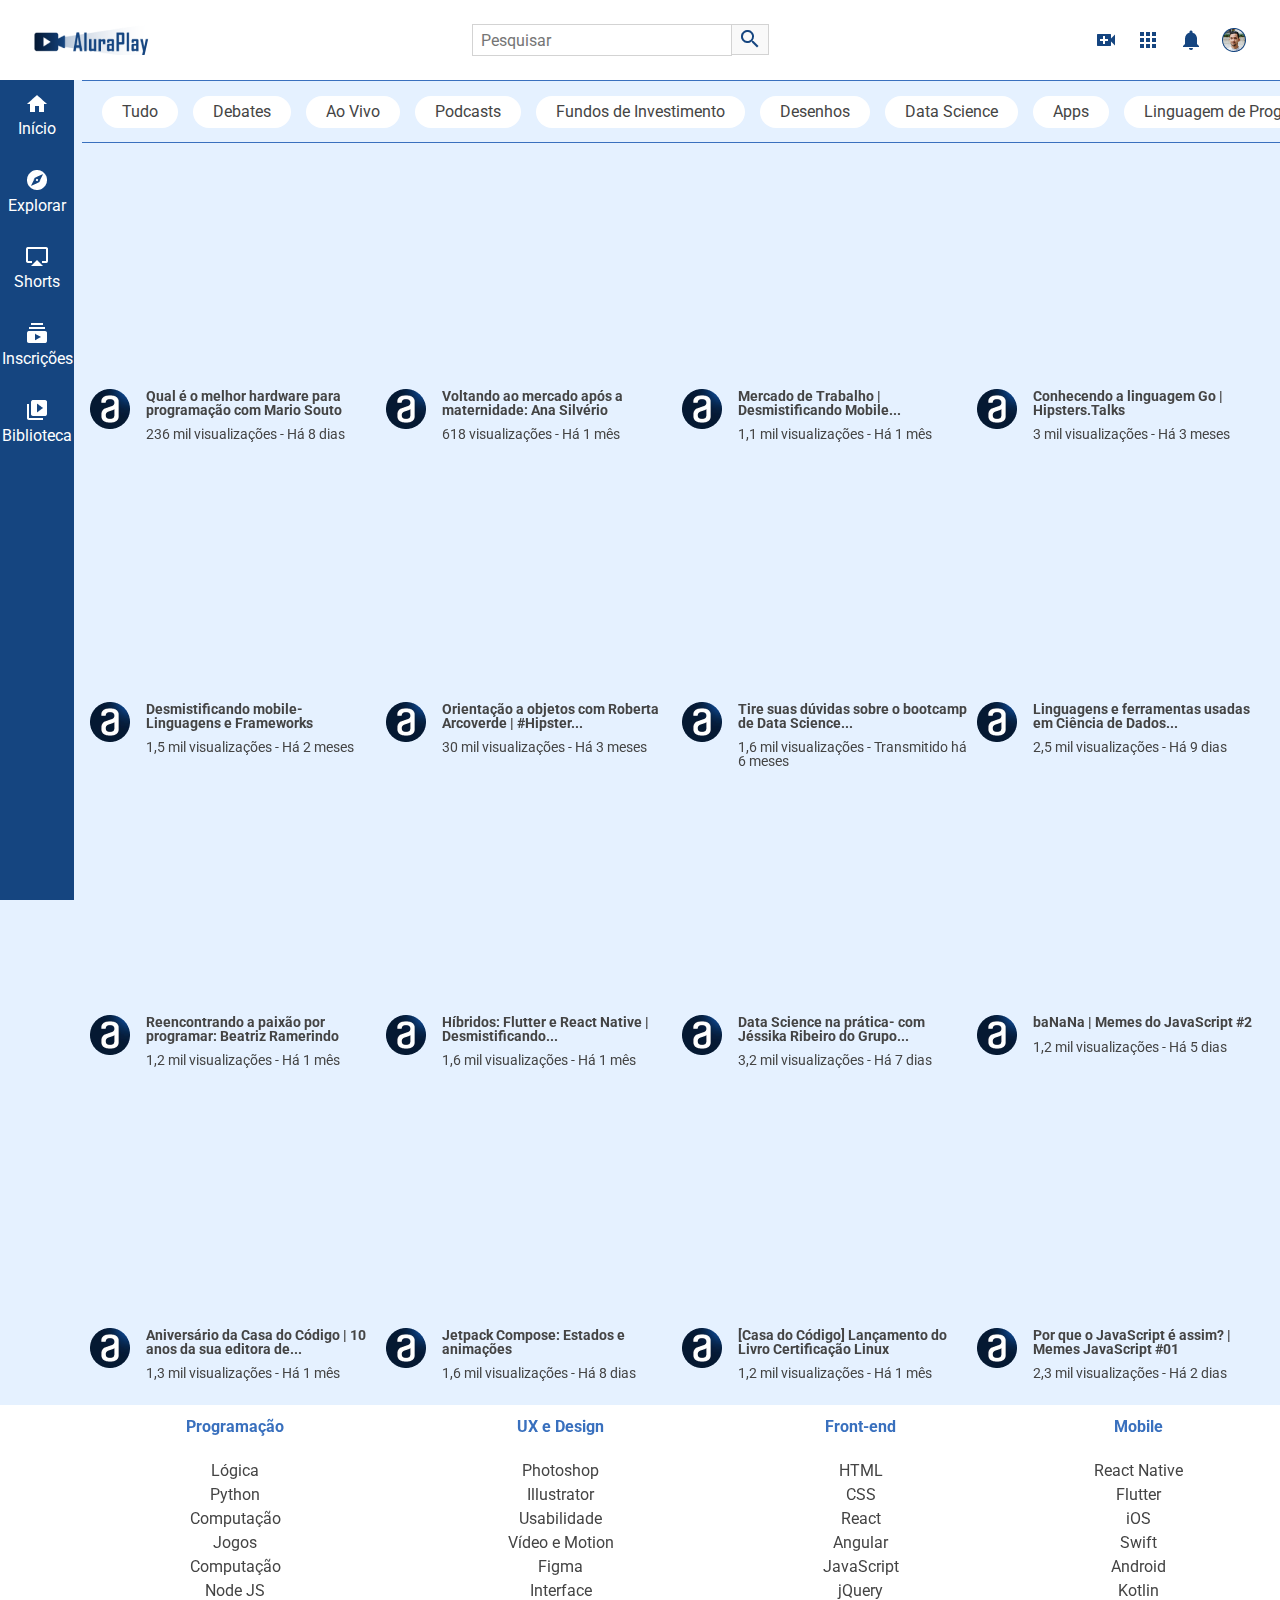
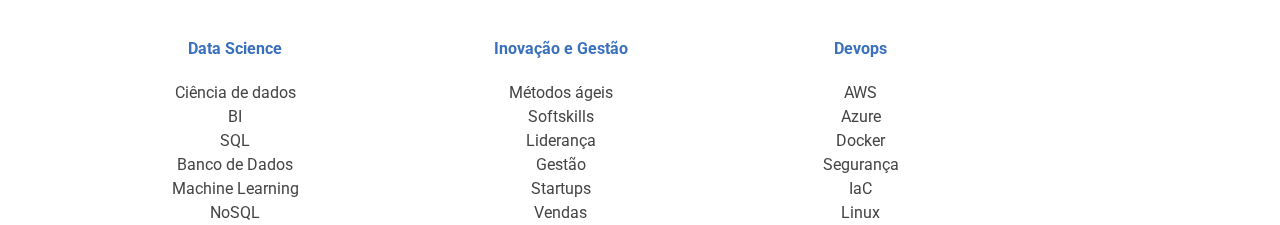
<file: CSS_Flexbox_Layouts_Responsivos/index.html>
<!DOCTYPE html>
<html lang="pt-br">

<head>
    <meta charset="UTF-8">
    <meta http-equiv="X-UA-Compatible" content="IE=edge">
    <meta name="viewport" content="width=device-width, initial-scale=1.0">
    <link href="https://fonts.googleapis.com/css2?family=Roboto:wght@400;700&display=swap" rel="stylesheet">
    <link rel="stylesheet" href="./css/reset.css">
    <link rel="stylesheet" href="./css/estilos.css">
    <link rel="stylesheet" href="./css/flexbox.css">
    <title>AluraPlay</title>
    <link rel="shortcut icon" href="./img/favicon.ico" type="image/x-icon">
</head>

<body>

    <!-- Cabecalho -->
    <header>

        <nav class="cabecalho__container">

            <h1 class="logo__item" href="#"></h1>

            <div class="cabecalho__pesquisar__item">
                <form action="">
                    <input type="search" placeholder="Pesquisar" id="pesquisar" class="pesquisar__input">
                    <label for="pesquisar" class="pesquisar__label"></label>
                </form>
                <a href="#" class="cabecalho__audio"></a>
            </div>

            <div class="cabecalho__icones__item">
                <a href="#" class="cabecalho__videos"></a>
                <a href="#" class="cabecalho__apps"></a>
                <a href="#" class="cabecalho__notificacoes"></a>
                <a href="#" class="cabecalho__avatar"></a>
            </div>

        </nav>

    </header>

    <!-- Menu lateral -->

    <aside class="menu__container">
        <ul class="menu__lista">
            <li>
                <a class="menu__itens" href="#">
                    <i class="icone__inicio icone-item"></i>
                    <span>Início</span></a>
            </li>

            <li>
                <a class="menu__itens" href="#">
                    <i class="icone__explorar icone-item"></i>
                    <span>Explorar</span></a>
            </li>

            <li>
                <a class="menu__itens" href="#">
                    <i class="icone__shorts icone-item"></i>
                    <span>Shorts</span></a>
            </li>

            <li>
                <a class="menu__itens" href="#">
                    <i class="icone__inscricoes icone-item"></i>
                    <span>Inscrições</span></a>
            </li>

            <li>
                <a class="menu__itens" href="#">
                    <i class="icone__biblioteca icone-item"></i>
                    <span>Biblioteca</span></a>
            </li>
        </ul>

        <ul class="menu__lista">
            <li>
                <a class="menu__itens" href="#">
                    <i class="icone__historico icone-item"></i>
                    <span>Histórico</span></a>
            </li>

            <li>
                <a class="menu__itens" href="#">
                    <i class="icone__relogio icone-item"></i>
                    <span>Assistir mais tarde</span></a>
            </li>

            <li>
                <a class="menu__itens" href="#">
                    <i class="icone__like icone-item"></i>
                    <span>Marcados com like</span></a>
            </li>
        </ul>

        <ul class="menu__lista">
            <li>
                <a class="menu__itens" href="#">
                    <i class="icone__mostrar icone-item"></i>
                    <span>Mostrar mais 2</span></a>
            </li>

            <li>
                <a class="menu__itens" href="#">
                    <i class="icone__deschamps icone-item"></i>
                    <span>Felipe Deschamps</span></a>
            </li>

            <li>
                <a class="menu__itens" href="#">
                    <i class="icone__nerd icone-item"></i>
                    <span>Jovem Nerd</span></a>
            </li>

            <li>
                <a class="menu__itens" href="#">
                    <i class="icone__souto icone-item"></i>
                    <span>Mario Souto</span></a>
            </li>

            <li>
                <a class="menu__itens" href="#">
                    <i class="icone__iamarino icone-item"></i>
                    <span>Atila Iamarino</span></a>
            </li>

            <li>
                <a class="menu__itens" href="#">
                    <i class="icone__ballerini icone-item"></i>
                    <span>Rafaella Ballerini</span></a>
            </li>

            <li>
                <a class="menu__itens" href="#">
                    <i class="icone__gaveta icone-item"></i>
                    <span>Gaveta</span></a>
            </li>

            <li>
                <a class="menu__itens" href="#">
                    <i class="icone__alura icone-item"></i>
                    <span>Alura</span></a>
            </li>

            <li>
                <a class="menu__itens inscricoes" href="#">INSCRIÇÕES</a>
            </li>
        </ul>

        <ul class="menu__lista">
            <li class="jogos">
                <a class="menu__itens" href="#">
                    <i class="icone__jogos icone-item"></i>
                    <span>Jogos</span></a>
            </li>

            <li class="filmes">
                <a class="menu__itens" href="#">
                    <i class="icone__filmes icone-item"></i>
                    <span>Filmes</span></a>
            </li>
            <li class="premium">
                <a class="menu__itens" href="#">
                    <i class="icone__videos icone-item"></i>
                    <span>Vídeo Premium</span></a>
            </li>

            <li class="menu__itens maispagina">
                <a href="#">MAIS DA PÁGINA</a>
            </li>
        </ul>
    </aside>

    <!-- Seção superior -->

    <section class="superior__secao__container">
        <a class="superior__item" href="#">Tudo</a>
        <a class="superior__item" href="#">Debates</a>
        <a class="superior__item" href="#">Ao Vivo</a>
        <a class="superior__item" href="#">Podcasts</a>
        <a class="superior__item" href="#">Fundos de Investimento</a>
        <a class="superior__item" href="#">Desenhos</a>
        <a class="superior__item" href="#">Data Science</a>
        <a class="superior__item" href="#">Apps</a>
        <a class="superior__item" href="#">Linguagem de Programação</a>
        <a class="superior__item" href="#">Ciência da Computação</a>
        <a class="superior__item" href="#">Marketing</a>
    </section>

    <!-- Vídeos -->

    <ul class="videos__container">
        <li class="videos__item">
            <iframe width="100%"  height="72%" src="https://www.youtube.com/embed/pA-EgOaF23I" title="YouTube video player" frameborder="0"
                allow="accelerometer; autoplay; clipboard-write; encrypted-media; gyroscope; picture-in-picture"
                allowfullscreen></iframe>
            <div class="descricao-video">
                <img src="./img/videos/Ellipse 11.png" alt="Logo do canal Alura Cursos Online">
                <h3>Qual é o melhor hardware para programação com Mario Souto</h3>
                <p>236 mil visualizações - Há 8 dias</p>
            </div>
        </li>

        <li class="videos__item">
            <iframe width="100%"  height="72%" src="https://www.youtube.com/embed/OrnUhR41MYI"
                title="Voltando ao mercado após a maternidade: Ana Silvério" frameborder="0"
                allow="accelerometer; autoplay; clipboard-write; encrypted-media; gyroscope; picture-in-picture"
                allowfullscreen></iframe>
            <div class="descricao-video">
                <img src="./img/videos/Ellipse 11.png" alt="Logo do canal Alura Cursos Online">
                <h3>Voltando ao mercado após a maternidade: Ana Silvério</h3>
                <p>618 visualizações - Há 1 mês</p>
            </div>
        </li>

        <li class="videos__item">
            <iframe width="100%"  height="72%" src="https://www.youtube.com/embed/YhnNOTde2I0"
                title="Mercado de Trabalho | Desmistificando Mobile - Episódio 5" frameborder="0"
                allow="accelerometer; autoplay; clipboard-write; encrypted-media; gyroscope; picture-in-picture"
                allowfullscreen></iframe>
            <div class="descricao-video">
                <img src="./img/videos/Ellipse 11.png" alt="Logo do canal Alura Cursos Online">
                <h3>Mercado de Trabalho | Desmistificando Mobile...</h3>
                <p>1,1 mil visualizações - Há 1 mês</p>
            </div>
        </li>

        <li class="videos__item">
            <iframe width="100%"  height="72%" src="https://www.youtube.com/embed/y8FeZMv37WU" title="Conhecendo a linguagem Go | Hipsters.Talks"
                frameborder="0"
                allow="accelerometer; autoplay; clipboard-write; encrypted-media; gyroscope; picture-in-picture"
                allowfullscreen></iframe>
            <div class="descricao-video">
                <img src="./img/videos/Ellipse 11.png" alt="Logo do canal Alura Cursos Online">
                <h3>Conhecendo a linguagem Go | Hipsters.Talks</h3>
                <p>3 mil visualizações - Há 3 meses</p>
            </div>
        </li>

        <li class="videos__item">
            <iframe width="100%"  height="72%" src="https://www.youtube.com/embed/fmu1LQvZhms"
                title="Desmistificando mobile- Linguagens e Frameworks - Episódio 2" frameborder="0"
                allow="accelerometer; autoplay; clipboard-write; encrypted-media; gyroscope; picture-in-picture"
                allowfullscreen></iframe>
            <div class="descricao-video">
                <img src="./img/videos/Ellipse 11.png" alt="Logo do canal Alura Cursos Online">
                <h3>Desmistificando mobile- Linguagens e Frameworks</h3>
                <p>1,5 mil visualizações - Há 2 meses</p>
            </div>
        </li>

        <li class="videos__item">
            <iframe width="100%"  height="72%" src="https://www.youtube.com/embed/jpuJ1qrluoU"
                title="Orientação a objetos com Roberta Arcoverde | #HipstersPontoTube" frameborder="0"
                allow="accelerometer; autoplay; clipboard-write; encrypted-media; gyroscope; picture-in-picture"
                allowfullscreen></iframe>
            <div class="descricao-video">
                <img src="./img/videos/Ellipse 11.png" alt="Logo do canal Alura Cursos Online">
                <h3>Orientação a objetos com Roberta Arcoverde | #Hipster...</h3>
                <p>30 mil visualizações - Há 3 meses</p>
            </div>
        </li>

        <li class="videos__item">
            <iframe width="100%"  height="72%" src="https://www.youtube.com/embed/2HhPcadvjqU"
                title="Tire suas dúvidas sobre o bootcamp de Data Science." frameborder="0"
                allow="accelerometer; autoplay; clipboard-write; encrypted-media; gyroscope; picture-in-picture"
                allowfullscreen></iframe>
            <div class="descricao-video">
                <img src="./img/videos/Ellipse 11.png" alt="Logo do canal Alura Cursos Online">
                <h3>Tire suas dúvidas sobre o bootcamp de Data Science...</h3>
                <p>1,6 mil visualizações - Transmitido há 6 meses</p>
            </div>
        </li>

        <li class="videos__item">
            <iframe width="100%"  height="72%" src="https://www.youtube.com/embed/h83e1aAM5xQ" title="
                4:06
                TOCANDO AGORA
                Linguagens e ferramentas usadas em Ciência de Dados | Universo Data Science - Episódio 3"
                frameborder="0"
                allow="accelerometer; autoplay; clipboard-write; encrypted-media; gyroscope; picture-in-picture"
                allowfullscreen></iframe>
            <div class="descricao-video">
                <img src="./img/videos/Ellipse 11.png" alt="Logo do canal Alura Cursos Online">
                <h3>Linguagens e ferramentas usadas em Ciência de Dados...</h3>
                <p>2,5 mil visualizações - Há 9 dias</p>
            </div>
        </li>

        <li class="videos__item">
            <iframe width="100%"  height="72%" src="https://www.youtube.com/embed/CnB3eLTrkn4"
                title="Reencontrando a paixão por programar: Beatriz Ramerindo" frameborder="0"
                allow="accelerometer; autoplay; clipboard-write; encrypted-media; gyroscope; picture-in-picture"
                allowfullscreen></iframe>
            <div class="descricao-video">
                <img src="./img/videos/Ellipse 11.png" alt="Logo do canal Alura Cursos Online">
                <h3>Reencontrando a paixão por programar: Beatriz Ramerindo</h3>
                <p>1,2 mil visualizações - Há 1 mês</p>
            </div>
        </li>

        <li class="videos__item">
            <iframe width="100%"  height="72%" src="https://www.youtube.com/embed/vf9P_PycgRw"
                title="Híbridos: Flutter e React Native | Desmistificando Mobile - Episódio 4" frameborder="0"
                allow="accelerometer; autoplay; clipboard-write; encrypted-media; gyroscope; picture-in-picture"
                allowfullscreen></iframe>
            <div class="descricao-video">
                <img src="./img/videos/Ellipse 11.png" alt="Logo do canal Alura Cursos Online">
                <h3>Híbridos: Flutter e React Native | Desmistificando...</h3>
                <p>1,6 mil visualizações - Há 1 mês</p>
            </div>
        </li>

        <li class="videos__item">
            <iframe width="100%"  height="72%" src="https://www.youtube.com/embed/Nts3P35mHzE"
                title="Data Science na prática- com Jéssika Ribeiro do Grupo Boticário | Universo Data Science - Episódio 4"
                frameborder="0"
                allow="accelerometer; autoplay; clipboard-write; encrypted-media; gyroscope; picture-in-picture"
                allowfullscreen></iframe>
            <div class="descricao-video">
                <img src="./img/videos/Ellipse 11.png" alt="Logo do canal Alura Cursos Online">
                <h3>Data Science na prática- com Jéssika Ribeiro do Grupo...</h3>
                <p>3,2 mil visualizações - Há 7 dias</p>
            </div>
        </li>

        <li class="videos__item">
            <iframe width="100%"  height="72%" src="https://www.youtube.com/embed/HBVCsBtsmzA" title="baNaNa | Memes do JavaScript - Episódio 2"
                frameborder="0"
                allow="accelerometer; autoplay; clipboard-write; encrypted-media; gyroscope; picture-in-picture"
                allowfullscreen></iframe>
            <div class="descricao-video">
                <img src="./img/videos/Ellipse 11.png" alt="Logo do canal Alura Cursos Online">
                <h3>baNaNa | Memes do JavaScript #2</h3>
                <p>1,2 mil visualizações - Há 5 dias</p>
            </div>
        </li>

        <li class="videos__item">
            <iframe width="100%"  height="72%" src="https://www.youtube.com/embed/SyEdlBSw11k"
                title="Aniversário da Casa do Código | 10 anos da sua editora de Tecnologia" frameborder="0"
                allow="accelerometer; autoplay; clipboard-write; encrypted-media; gyroscope; picture-in-picture"
                allowfullscreen></iframe>
            <div class="descricao-video">
                <img src="./img/videos/Ellipse 11.png" alt="Logo do canal Alura Cursos Online">
                <h3>Aniversário da Casa do Código | 10 anos da sua editora de...</h3>
                <p>1,3 mil visualizações - Há 1 mês</p>
            </div>
        </li>

        <li class="videos__item">
            <iframe width="100%"  height="72%" src="https://www.youtube.com/embed/FKYBCl_I9zU"
                title="Jetpack Compose: Estados e animações | #AluraMais" frameborder="0"
                allow="accelerometer; autoplay; clipboard-write; encrypted-media; gyroscope; picture-in-picture"
                allowfullscreen></iframe>
            <div class="descricao-video">
                <img src="./img/videos/Ellipse 11.png" alt="Logo do canal Alura Cursos Online">
                <h3>Jetpack Compose: Estados e animações</h3>
                <p>1,6 mil visualizações - Há 8 dias</p>
            </div>
        </li>

        <li class="videos__item">
            <iframe width="100%"  height="72%" src="https://www.youtube.com/embed/68EGCA67g_A"
                title="[Casa do Código] Lançamento do Livro Certificação Linux" frameborder="0"
                allow="accelerometer; autoplay; clipboard-write; encrypted-media; gyroscope; picture-in-picture"
                allowfullscreen></iframe>
            <div class="descricao-video">
                <img src="./img/videos/Ellipse 11.png" alt="Logo do canal Alura Cursos Online">
                <h3>[Casa do Código] Lançamento do Livro Certificação Linux</h3>
                <p>1,2 mil visualizações - Há 1 mês</p>
            </div>
        </li>
        
        <li class="videos__item">
            <iframe width="100%"  height="72%" src="https://www.youtube.com/embed/VHxoyduIt18"
                title="Por que o JavaScript é assim? | Memes do JavaScript - Episódio 1" frameborder="0"
                allow="accelerometer; autoplay; clipboard-write; encrypted-media; gyroscope; picture-in-picture"
                allowfullscreen></iframe>
            <div class="descricao-video">
                <img src="./img/videos/Ellipse 11.png" alt="Logo do canal Alura Cursos Online">
                <h3>Por que o JavaScript é assim? | Memes JavaScript #01</h3>
                <p>2,3 mil visualizações - Há 2 dias</p>
            </div>
        </li>
    </ul>

    <!-- <Seção rodapé> -->
    <footer class="rodape__container">
        <section>
            <h2 class="rodape__titulo">Programação</h2>
            <p class="rodape__texto">Lógica</p>
            <p>Python</p>
            <p>Computação</p>
            <p>Jogos</p>
            <p>Computação</p>
            <p>Node JS</p>
        </section>

        <section>
            <h2 class="rodape__titulo">Data Science</h2>
            <p class="rodape__texto">Ciência de dados</p>
            <p>BI</p>
            <p>SQL</p>
            <p>Banco de Dados</p>
            <p>Machine Learning</p>
            <p>NoSQL</p>
        </section>

        <section>
            <h2 class="rodape__titulo">UX e Design</h2>
            <p class="rodape__texto">Photoshop</p>
            <p>Illustrator</p>
            <p>Usabilidade</p>
            <p>Vídeo e Motion</p>
            <p>Figma</p>
            <p>Interface</p>
        </section>

        <section>
            <h2 class="rodape__titulo">Inovação e Gestão</h2>
            <p class="rodape__texto">Métodos ágeis</p>
            <p>Softskills</p>
            <p>Liderança</p>
            <p>Gestão</p>
            <p>Startups</p>
            <p>Vendas</p>
        </section>

        <section>
            <h2 class="rodape__titulo">Front-end</h2>
            <p class="rodape__texto">HTML</p>
            <p>CSS</p>
            <p>React</p>
            <p>Angular</p>
            <p>JavaScript</p>
            <p>jQuery</p>
        </section>

        <section>
            <h2 class="rodape__titulo">Devops</h2>
            <p class="rodape__texto">AWS</p>
            <p>Azure</p>
            <p>Docker</p>
            <p>Segurança</p>
            <p>IaC</p>
            <p>Linux</p>
        </section>

        <section>
            <h2 class="rodape__titulo">Mobile</h2>
            <p class="rodape__texto">React Native</p>
            <p>Flutter</p>
            <p>iOS</p>
            <p>Swift</p>
            <p>Android</p>
            <p>Kotlin</p>
        </section>
    </footer>

</body>

</html>
</file>
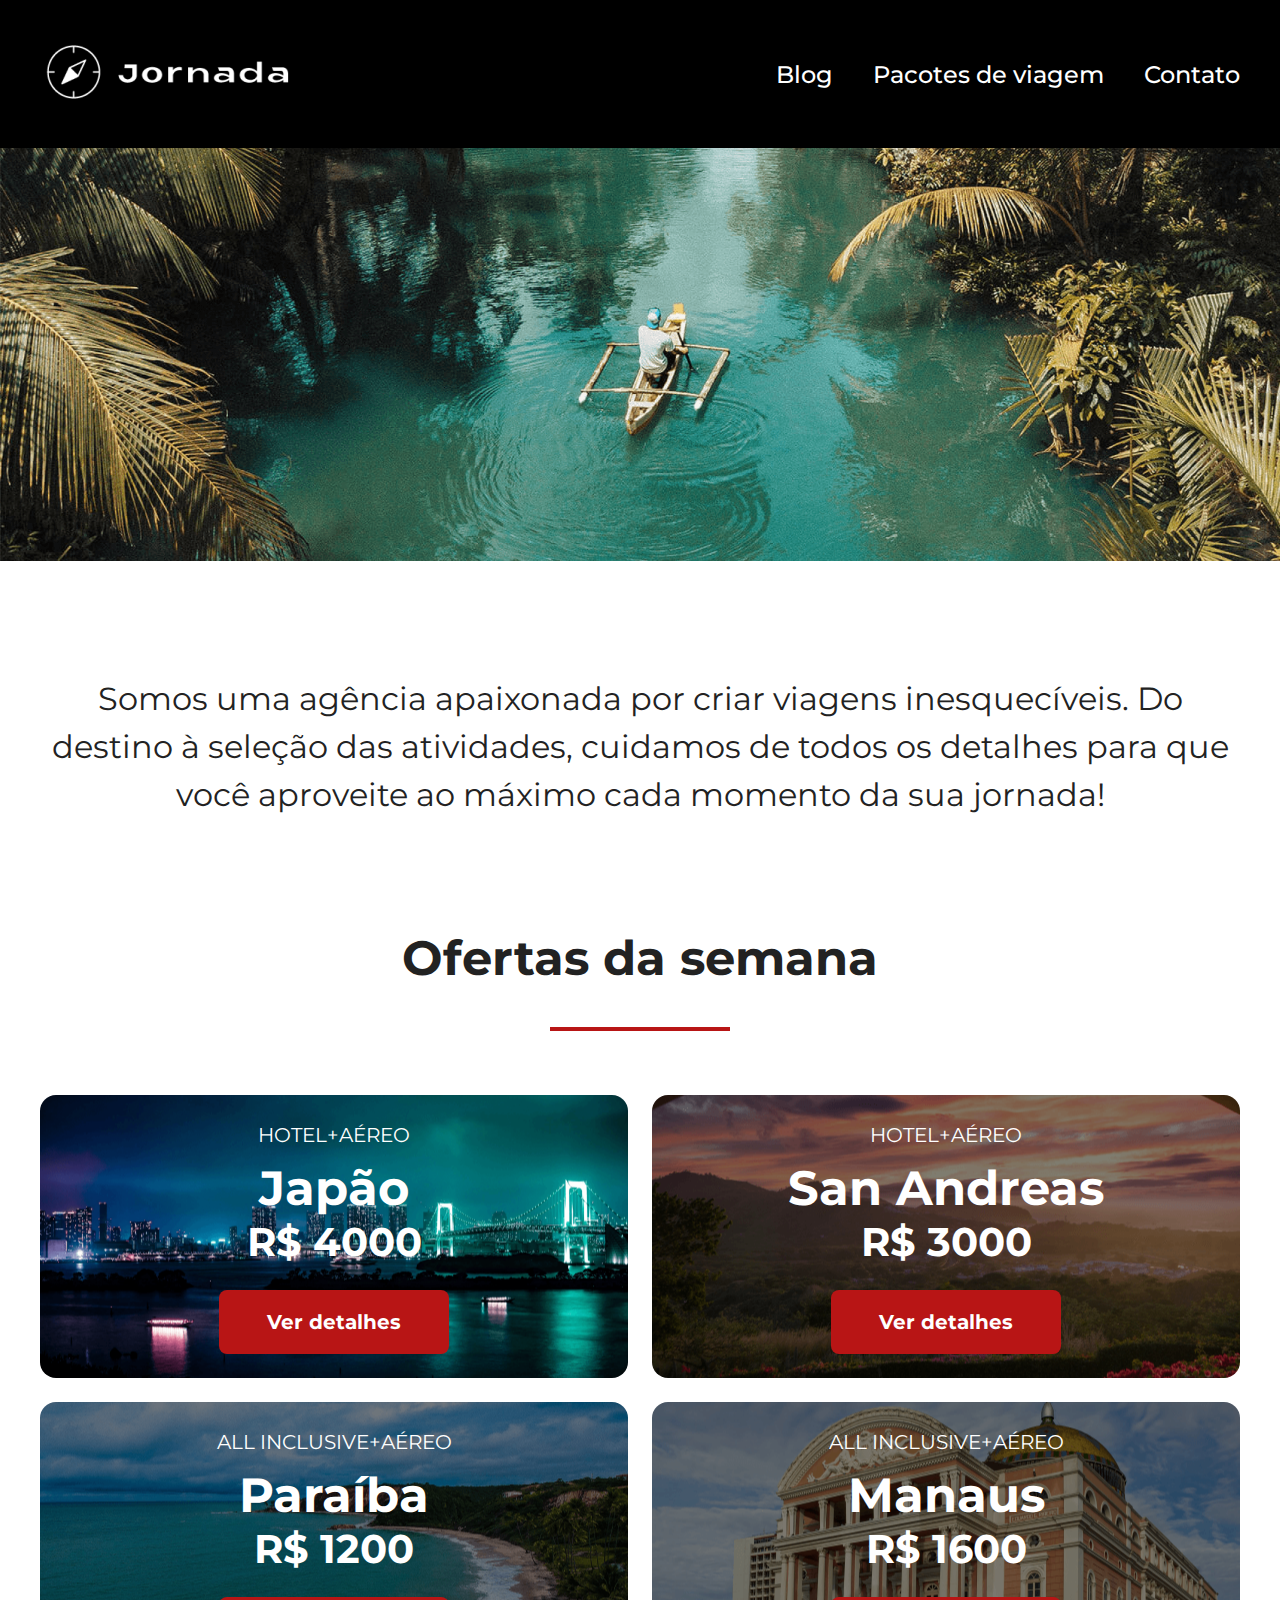
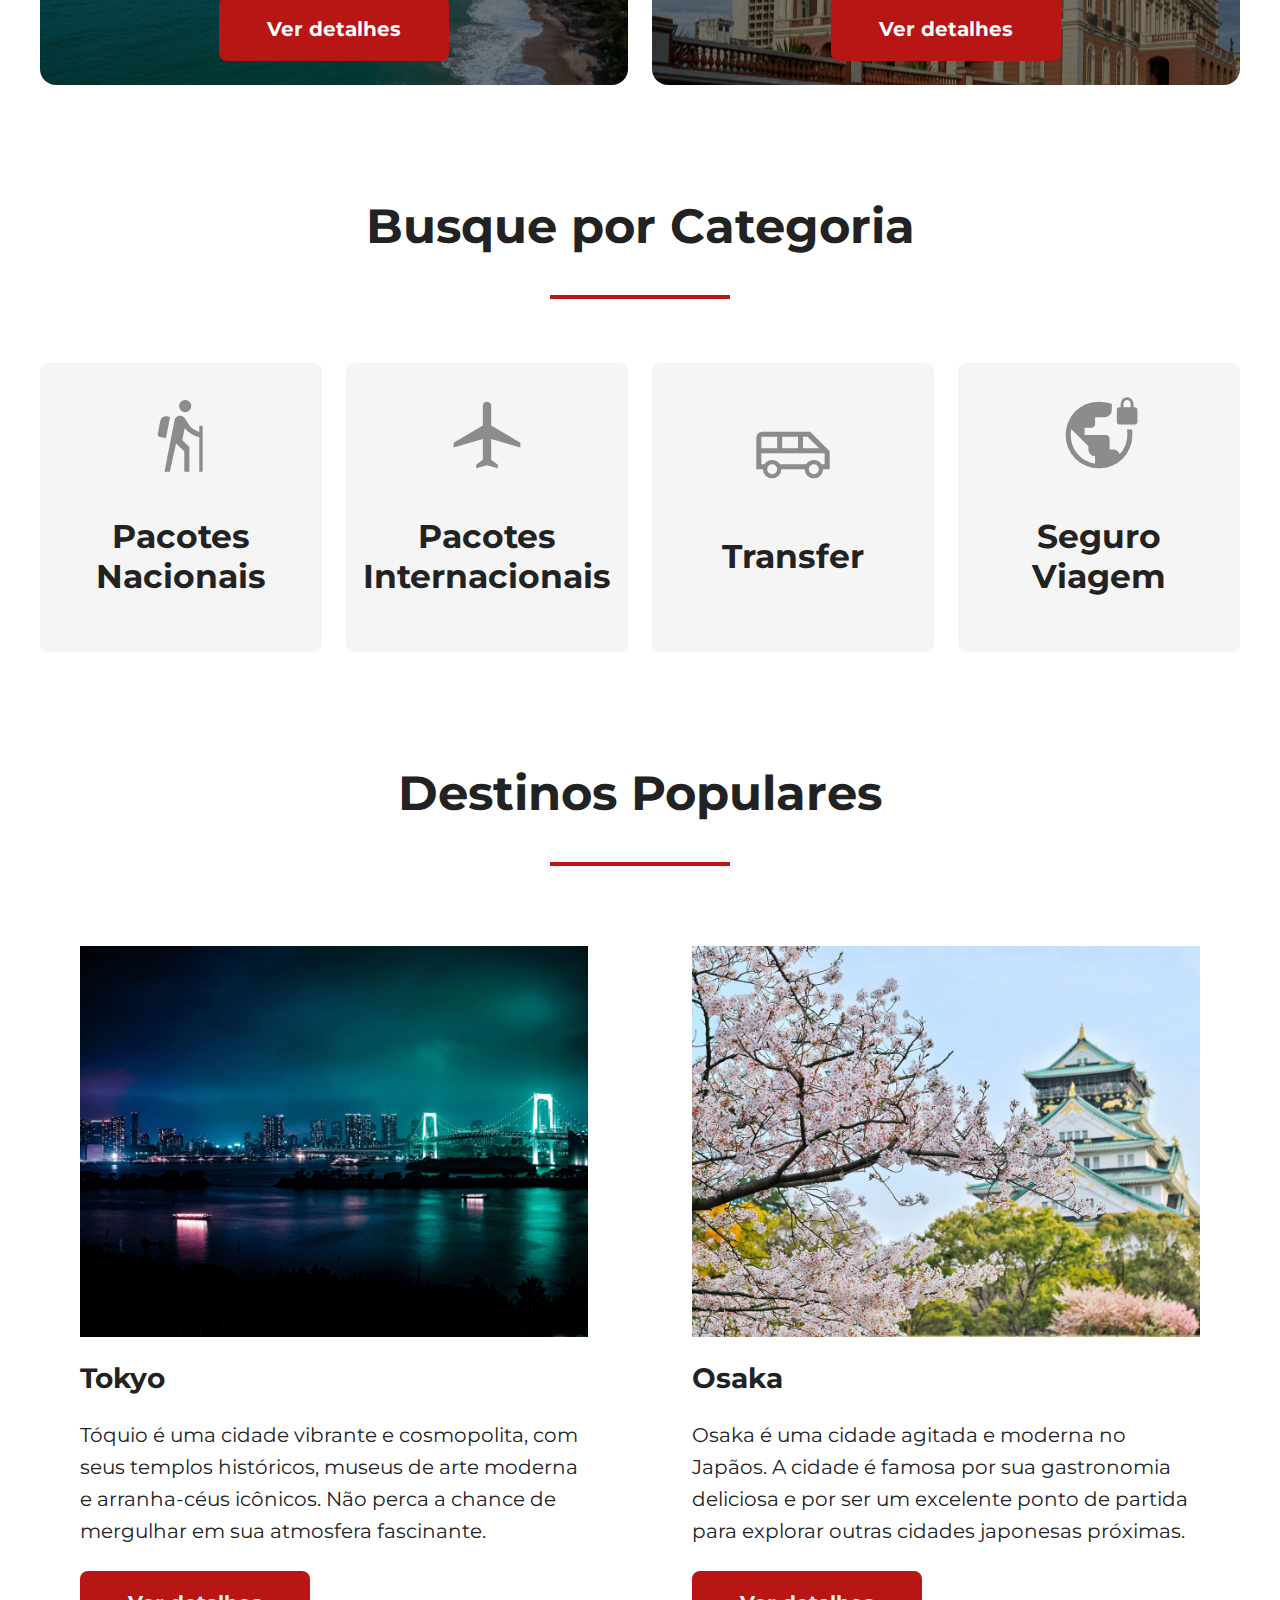
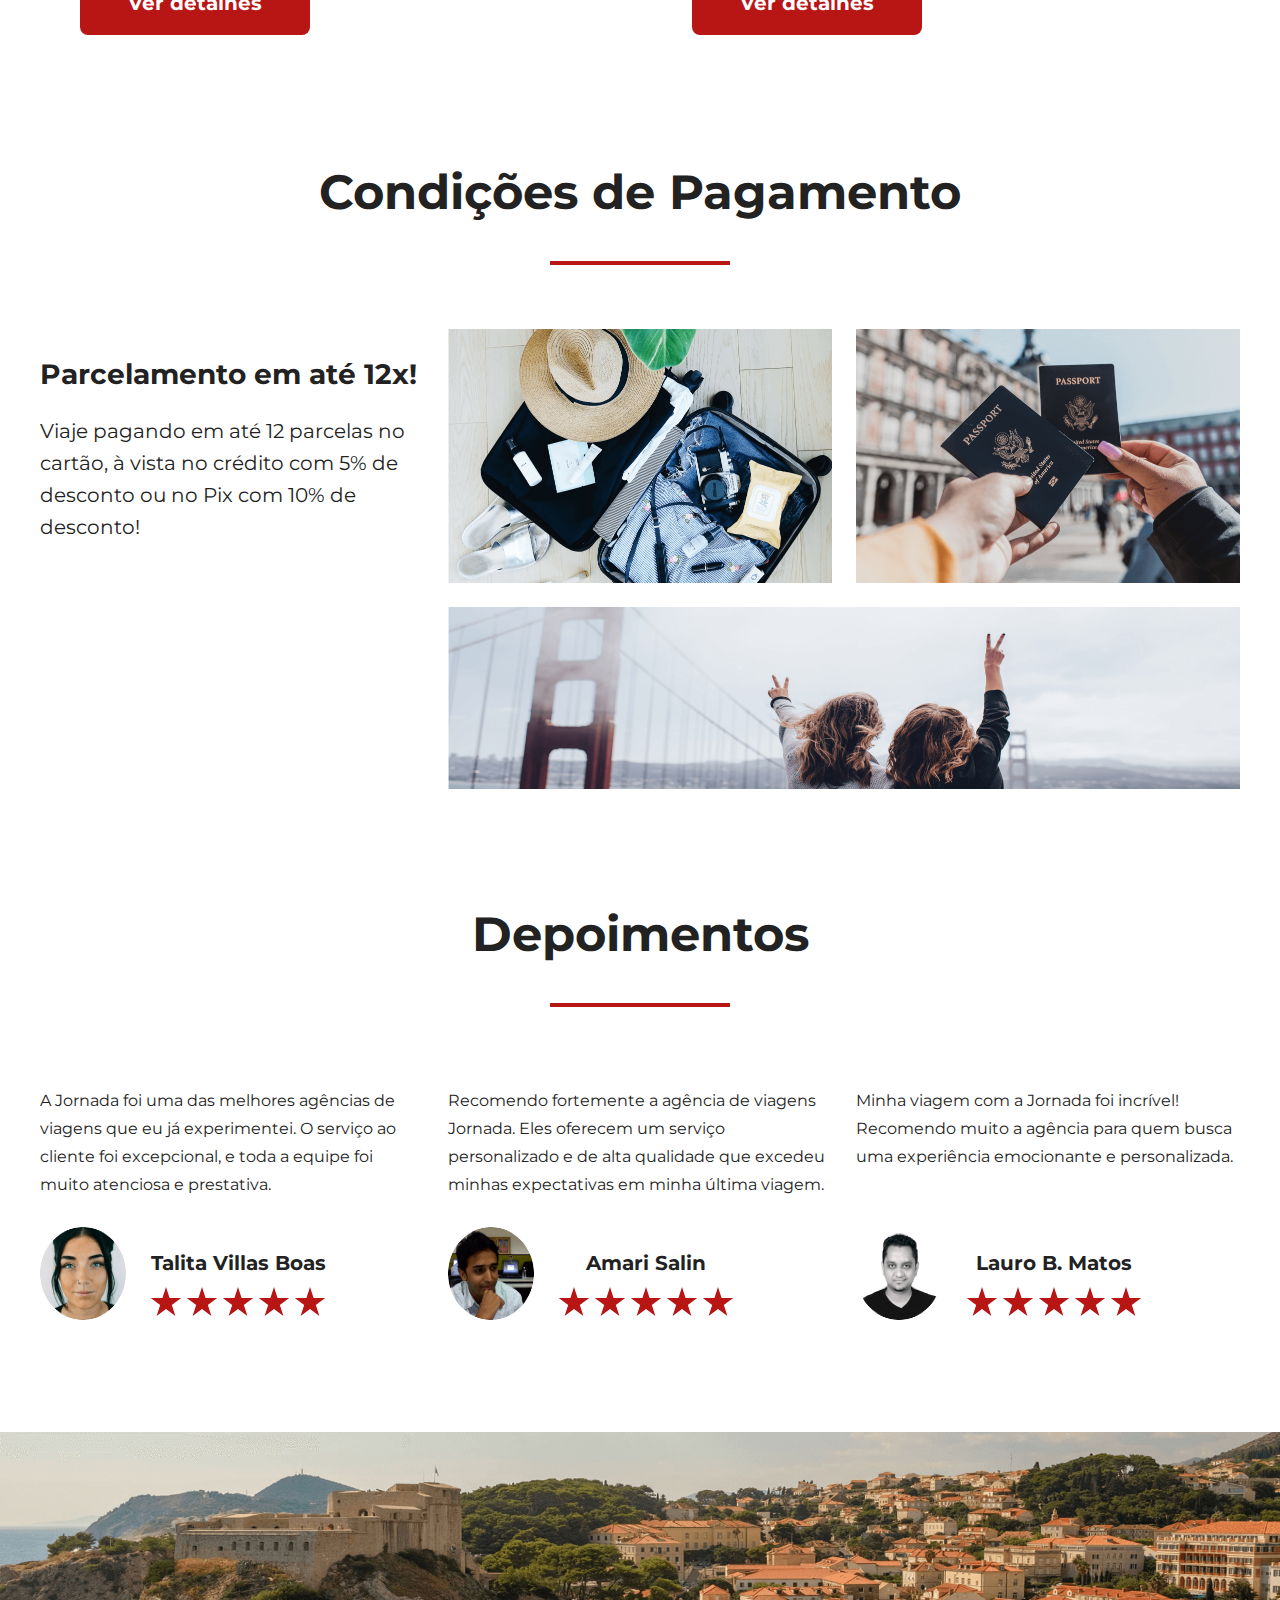
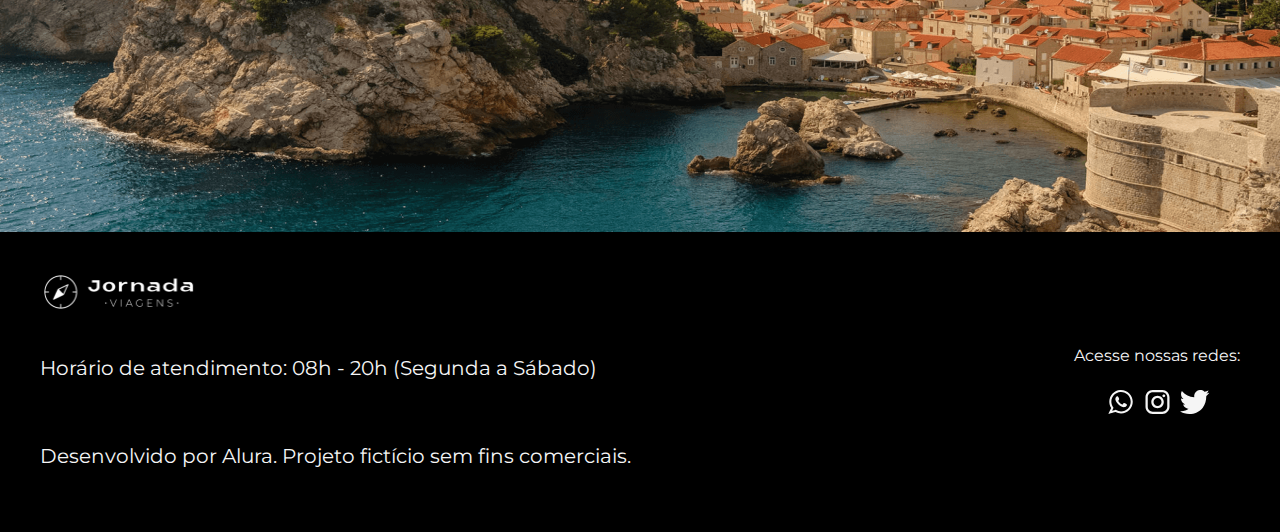
<file: Jornada_IA/index.html>
<!DOCTYPE html>
<html lang="pt-br">

<head>
    <meta charset="UTF-8">
    <meta name="viewport" content="width=device-width, initial-scale=1.0">
    <title> Jornada </title>
    <link rel="stylesheet" href="./global.css">
    <link rel="stylesheet" href="./index.css">
    <link rel="preconnect" href="https://fonts.googleapis.com">
    <link rel="preconnect" href="https://fonts.gstatic.com" crossorigin>
    <link
        href="https://fonts.googleapis.com/css2?family=Montserrat:ital,wght@0,100;0,200;0,300;0,400;0,500;0,600;0,700;0,800;0,900;1,100;1,200;1,300;1,400;1,500;1,600;1,700;1,800;1,900&family=Prata&family=Unbounded:wght@200;300;400;500;600;700;800;900&display=swap"
        rel="stylesheet">
    <link rel="stylesheet"
        href="https://fonts.googleapis.com/css2?family=Material+Symbols+Outlined:opsz,wght,FILL,GRAD@48,400,0,0" />
</head>

<body>
    <header class="cabecalho__container">
        <div class="cabecalho">
            <a href="#" class="cabecalho__logo" aria-label="Página inicial">
                <img class="cabecalho__logo--icone" alt="Logo da Jornada" src="./img/logoprovisriabranca-1@2x.png" />
            </a>
            <nav class="cabecalho__navegacao" aria-label="Navegação principal">
                <ul class="menu">
                    <li><a class="cabecalho__navegacao--item" href="#" aria-label="Blog">Blog</a></li>
                    <li><a class="cabecalho__navegacao--item" href="#" aria-label="Pacotes de viagem">Pacotes de viagem</a></li>
                    <li><a class="cabecalho__navegacao--item" href="#" aria-label="Contato">Contato</a></li>
                </ul>
            </nav>
        </div>
    </header>

    <section class="banner" aria-labelledby="banner-title">
        <div class="banner__wrapper">
            <figure class="banner__img-wrapper">
                <img class="banner__img" alt="Imagem de um destino paradisíaco nas Maldivas" src="./img/maldivas@2x.png" />

                <figcaption class="banner__descricao">
                    Somos uma agência apaixonada por criar viagens inesquecíveis. Do
                    destino à seleção das atividades, cuidamos de todos os detalhes
                    para que você aproveite ao máximo cada momento da sua jornada!
                </figcaption>
            </figure>
        </div>
    </section>

    <main class="container">

        <section class="ofertas">
            <header class="ofertas__titulo">
                <h2 class="ofertas__titulo--texto">Ofertas da semana</h2>
                <div class="ofertas__titulo--sublinhado"></div>
            </header>

            <article class="ofertas__cards">
                <div class="ofertas__cards--grupo">
                    <div class="ofertas__cards--item ofertas__cards--japao">
                        <section class="ofertas__card">
                            <div class="ofertas__card--conteudo">
                                <header class="ofertas__card--destino">
                                    <div class="ofertas__card--destino-tipo">HOTEL+AÉREO</div>
                                    <h3 class="ofertas__card--destino-nome">Japão</h3>
                                </header>
                                <div class="ofertas__card--preco">R$ 4000</div>
                                <div class="ofertas__card--botao">
                                    <a href="#" class="ofertas__card--botao-texto">Ver detalhes</a>
                                </div>
                            </div>
                        </section>
                    </div>
                    
                    <div class="ofertas__cards--item  ofertas__cards--san-andreas">
                        <section class="ofertas__card">
                            <div class="ofertas__card--conteudo">
                                <header class="ofertas__card--destino">
                                    <div class="ofertas__card--destino-tipo">HOTEL+AÉREO</div>
                                    <h3 class="ofertas__card--destino-nome">San Andreas</h3>
                                </header>
                                <div class="ofertas__card--preco">R$ 3000</div>
                                <div class="ofertas__card--botao">
                                    <a href="#" class="ofertas__card--botao-texto">Ver detalhes</a>
                                </div>
                            </div>
                        </section>
                    </div>

                    <div class="ofertas__cards--item  ofertas__cards--paraiba">
                        <section class="ofertas__card">
                            <div class="ofertas__card--conteudo">
                                <header class="ofertas__card--destino">
                                    <div class="ofertas__card--destino-tipo">ALL INCLUSIVE+AÉREO</div>
                                    <h3 class="ofertas__card--destino-nome">Paraíba</h3>
                                </header>
                                <div class="ofertas__card--preco">R$ 1200</div>
                                <div class="ofertas__card--botao">
                                    <a href="#" class="ofertas__card--botao-texto">Ver detalhes</a>
                                </div>
                            </div>
                        </section>
                    </div>

                    <div class="ofertas__cards--item  ofertas__cards--manaus">
                        <section class="ofertas__card">
                            <div class="ofertas__card--conteudo">
                                <header class="ofertas__card--destino">
                                    <div class="ofertas__card--destino-tipo">ALL INCLUSIVE+AÉREO</div>
                                    <h3 class="ofertas__card--destino-nome">Manaus</h3>
                                </header>
                                <div class="ofertas__card--preco">R$ 1600</div>
                                <div class="ofertas__card--botao">
                                    <a href="#" class="ofertas__card--botao-texto">Ver detalhes</a>
                                </div>
                            </div>
                        </section>
                    </div>
                </div>
            </article>
        </section>

        <section class="busca">
            <header class="busca__titulo">
                <h2 class="divusca__titulo--texto">Busque por Categoria</h2>
                <div class="busca__titulo--sublinhado"></div>
            </header>

            <article class="busca__categorias">
                <section class="busca__categoria">
                    <div class="busca__categoria--icone">
                        <span class="material-symbols-outlined">
                            hiking
                        </span>
                    </div>
                    <h3 class="busca__categoria--nome">Pacotes Nacionais</h3>
                </section>

                <section class="busca__categoria">
                    <div class="busca__categoria--icone">
                        <span class="material-symbols-outlined">
                            flight
                        </span>
                    </div>
                    <h3 class="busca__categoria--nome">Pacotes Internacionais</h3>
                </section>

                <section class="busca__categoria">
                    <div class="busca__categoria--icone">
                        <span class="material-symbols-outlined">
                            airport_shuttle
                        </span>
                    </div>
                    <h3 class="busca__categoria--nome">Transfer</h3>
                </section>

                <section class="busca__categoria">
                    <div class="busca__categoria--icone">
                        <span class="material-symbols-outlined">
                            vpn_lock
                        </span>
                    </div>
                    <h3 class="busca__categoria--nome">Seguro Viagem</h3>
                </section>
            </article>
        </section>

        <section class="destinos">
            <header class="destinos__titulo">
                <h2 class="destinos__titulo--texto">Destinos Populares</h2>
                <div class="destinos__titulo--sublinhado"></div>
            </header>

            <article class="destinos__lista">
                <figure class="destinos__item">
                    <img class="destinos__item--image" alt="" src="./img/tokyo@2x.png" />
                    <h3 class="destinos__item--nome">Tokyo</h3>
                    <figcaption class="destinos__item--descricao">
                        Tóquio é uma cidade vibrante e cosmopolita, com seus templos
                        históricos, museus de arte moderna e arranha-céus icônicos.
                        Não perca a chance de mergulhar em sua atmosfera fascinante.
                    </figcaption>

                    <div class="destinos__item--botao-container">
                        <div class="destinos__item--botao">
                            <a href="#" class="destinos__item--botao-texto">Ver detalhes</a>
                        </div>
                    </div>
                </figure>

                <figure class="destinos__item">
                    <img class="destinos__item--image" alt="" src="./img/osaka@2x.png" />
                    <h3 class="destinos__item--nome">Osaka</h3>
                    <figcaption class="destinos__item--descricao">
                        Osaka é uma cidade agitada e moderna no Japãos. A cidade é
                        famosa por sua gastronomia deliciosa e por ser um excelente
                        ponto de partida para explorar outras cidades japonesas
                        próximas.
                    </figcaption>
                    <div class="destinos__item--botao-container">
                        <div class="destinos__item--botao">
                            <span class="destinos__item--botao-texto">Ver detalhes</span>
                        </div>
                    </div>
                </figure>
            </article>
        </section>


        <section class="pagamento">
            <header class="pagamento__titulo">
                <h2 class="pagamento__titulo--texto">Condições de Pagamento</h2>
                <div class="pagamento__titulo--sublinhado"></div>
            </header>

            <article class="pagamento__condicoes">
                <section class="pagamento__condicoes--descricao">
                    <h3 class="pagamento__condicoes--destaque">Parcelamento em até 12x!</h3>
                    <p class="pagamento__condicoes--detalhes">
                        Viaje pagando em até 12 parcelas no cartão, à vista no crédito
                        com 5% de desconto ou no Pix com 10% de desconto!
                    </p>
                </section>

                <section class="pagamento__imagens">
                    <div class="pagamento__imagens--grupo">
                        <div class="pagamento__imagens--imagem-container">
                            <img class="pagamento__imagens--imagem" alt="" src="./img/montagem-japo-1@2x.png" />
                        </div>

                        <div class="pagamento__imagens--imagem-container">
                            <img class="pagamento__imagens--imagem" alt="" src="./img/montagem-japo-2@2x.png" />
                        </div>
                    </div>

                    <div class="pagamento__imagens--imagem-destaque">
                        <img class="pagamento__imagens--imagem" alt="" src="./img/montagem-japo-3@2x.png" />
                    </div>
                </section>
            </article>
        </section>

        <section class="depoimentos">
            <header class="depoimentos__titulo">
                <h2 class="depoimentos__titulo--texto">Depoimentos</h2>
                <div class="depoimentos__titulo--sublinhado"></div>
            </header>

            <article class="depoimentos__wrapper">
                <section class="depoimentos__item">
                    <p class="depoimentos__texto">
                        A Jornada foi uma das melhores agências de viagens que eu
                        já experimentei. O serviço ao cliente foi excepcional, e
                        toda a equipe foi muito atenciosa e prestativa.
                    </p>
                    <div class="depoimentos__autor">
                        <img class="depoimentos__autor--foto" src="./img/ellipse-1@2x.png" />
                        <div class="depoimentos__autor--info">
                            <h3 class="depoimentos__autor--nome">Talita Villas Boas</h3>
                            <div class="depoimentos__autor--avaliacao">
                                <img class="depoimentos__autor--avaliacao-estrela" src="./img/star-1.svg" />
                                <img class="depoimentos__autor--avaliacao-estrela" src="./img/star-1.svg" />
                                <img class="depoimentos__autor--avaliacao-estrela" src="./img/star-1.svg" />
                                <img class="depoimentos__autor--avaliacao-estrela" src="./img/star-1.svg" />
                                <img class="depoimentos__autor--avaliacao-estrela" src="./img/star-1.svg" />
                            </div>
                        </div>
                    </div>
                </section>

                <section class="depoimentos__item">
                    <p class="depoimentos__texto">
                        Recomendo fortemente a agência de viagens Jornada. Eles
                        oferecem um serviço personalizado e de alta qualidade que
                        excedeu minhas expectativas em minha última viagem.
                    </p>
                    <div class="depoimentos__autor">
                        <img class="depoimentos__autor--foto" alt="" src="./img/avatar-amari@2x.png" />
                        <div class="depoimentos__autor--info">
                            <h3 class="depoimentos__autor--nome">Amari Salin</h3>
                            <div class="depoimentos__autor--avaliacao">
                                <img class="depoimentos__autor--avaliacao-estrela" alt="" src="./img/star-1.svg" />
                                <img class="depoimentos__autor--avaliacao-estrela" alt="" src="./img/star-1.svg" />
                                <img class="depoimentos__autor--avaliacao-estrela" alt="" src="./img/star-1.svg" />
                                <img class="depoimentos__autor--avaliacao-estrela" alt="" src="./img/star-1.svg" />
                                <img class="depoimentos__autor--avaliacao-estrela" alt="" src="./img/star-1.svg" />
                            </div>
                        </div>
                    </div>
                </section>

                <section class="depoimentos__item">
                    <p class="depoimentos__texto">
                        Minha viagem com a Jornada foi incrível! Recomendo muito a
                        agência para quem busca uma experiência emocionante e
                        personalizada.
                    </p>
                    <div class="depoimentos__autor">
                        <img class="depoimentos__autor--foto" alt="" src="./img/avatar-lauro@2x.png" />
                        <div class="depoimentos__autor--info">
                            <h3 class="depoimentos__autor--nome">Lauro B. Matos</h3>
                            <div class="depoimentos__autor--avaliacao">
                                <img class="depoimentos__autor--avaliacao-estrela" alt="" src="./img/star-1.svg" />
                                <img class="depoimentos__autor--avaliacao-estrela" alt="" src="./img/star-1.svg" />
                                <img class="depoimentos__autor--avaliacao-estrela" alt="" src="./img/star-1.svg" />
                                <img class="depoimentos__autor--avaliacao-estrela" alt="" src="./img/star-1.svg" />
                                <img class="depoimentos__autor--avaliacao-estrela" alt="" src="./img/star-1.svg" />
                            </div>
                        </div>
                    </div>
                </section>

            </article>
        </section>
    </main>

    <img class="pre-footer__image" alt="" src="./img/pre-footer-image.png" />
    
    <footer class="footer__container">
        <section class="footer">
            <section class="footer__logo-container">
                <img class="footer__logo-icon" alt="" src="./img/logobranco-1@2x.png" />
                <div class="footer__info-container">
                    <p class="footer__text-info">
                        Horário de atendimento: 08h - 20h (Segunda a Sábado)
                    </p>
                    <p class="footer__text-info">
                        Desenvolvido por Alura. Projeto fictício sem fins comerciais.
                    </p>
                </div>
            </section>

            <section class="footer__social-media-container">
                <div class="footer__social-media-text">Acesse nossas redes:</div>
                <div class="footer__social-media-icons">
                    <a href="">
                        <img class="footer__social-media-icon" alt="" src="./img/whatsapp-1.svg" />
                    </a>
                    <a href="">
                        <img class="footer__social-media-icon" alt="" src="./img/instragam-1.svg" />
                    </a>
                    <a href="">
                        <img class="footer__social-media-icon" alt="" src="./img/twiter-1.svg" />
                    </a>
                </div>
            </section>
        </section>
    </footer>


</body>

</html>
</file>
<file: CSS_Flexbox_Layouts_Responsivos/css/estilos.css>
*,
*::before,
*::after {
    --azul-escuro: #154580;
    --azul-medio: #3970BE;
    --azul-claro: #E5F1FF;
    --cinza-texto: #444444;
    --cinza-claro: #ECECEC;
    box-sizing: border-box;
}

body {
    font-family: Roboto, Arial, Helvetica, sans-serif;
    background-color: var(--azul-claro);
    position: relative;
    width: 100%;
    height: 100vh;
    overflow: auto;
    font-size: 14px;
    color: white;
    box-sizing: border-box;
    text-align: center;
}

/* CABEÇALHO */

.cabecalho__container {
    background-color: white;
    height: 80px;
    width: 100%;
    padding: 0 25px;
}

.logo__item {
    background-image: url(../img/cabecalho/Logo.png);
    background-repeat: no-repeat;
    padding: 15px 65px;
    cursor: pointer;
}

.pesquisar__input {
    width: 260px;
    height: 32px;
    border: 1px solid rgb(211, 211, 211);
    font-size: 16px;
    padding: 3px 8px;
    border: 1px solid rgb(211, 211, 211);
}

.pesquisar__label {
    background-image: url(../img/cabecalho/search.png);
    background-repeat: no-repeat;
    background-position: center;
    border: 1px solid rgb(211, 211, 211);
    background-color: #F9F9F9;
    border-left: none;
    padding: 8px 18px 5px;
    cursor: pointer;
}

.cabecalho__audio {
    background-image: url(../img/cabecalho/mic.png);
    padding: 20px;
    display: none;
}

.cabecalho__videos {
    background-image: url(../img/cabecalho/video_call.png);
    background-repeat: no-repeat;
    background-position: center;
    padding: 20px;
}

.cabecalho__apps {
    background-image: url(../img/cabecalho/apps.png);
    background-repeat: no-repeat;
    background-position: center;
    padding: 13px 30px 13px 13px;
}

.cabecalho__notificacoes {
    background-image: url(../img/cabecalho/notifications.png);
    background-repeat: no-repeat;
    background-position: center;
    padding: 13px 30px 13px 13px;
}

.cabecalho__avatar {
    background-image: url(../img/cabecalho/Avatar.png);
    background-repeat: no-repeat;
    background-position: center;
    padding: 13px 30px 13px 13px;
}

/* MENU LATERAL */

.menu__container {
    background-color: var(--azul-escuro);
    font-size: 14px;
}

.menu__itens:hover {
    background-color: var(--azul-medio);
    transition: .5s;
}

.icone__inicio::before {
    content: url(../img/menu/home.png);
}

.icone__explorar::before {
    content: url(../img/menu/explore.png);
}

.icone__shorts::before {
    content: url(../img/menu/shorts.png);
}

.icone__inscricoes::before {
    content: url(../img/menu/subscriptions.png);
}

.icone__biblioteca::before {
    content: url(../img/menu/video_library.png);
}

.icone__historico::before {
    content: url(../img/menu/history.png);
}

.icone__relogio::before {
    content: url(../img/menu/history_toggle_off.png);
}

.icone__like::before {
    content: url(../img/menu/thumb_up_alt.png);
}

.icone__alura::before {
    content: url(../img/menu/Avatar_Alura.png);
}

.icone__gaveta::before {
    content: url(../img/menu/Avatar_Gaveta.png);
}

.icone__ballerini::before {
    content: url(../img/menu/Avatar_Rafa.png);
}

.icone__iamarino::before {
    content: url(../img/menu/Avatar_Atila.png);
}

.icone__souto::before {
    content: url(../img/menu/Avatar_Souto.png);
}

.icone__nerd::before {
    content: url(../img/menu/Avatar_Jovem_Nerd.png);
}

.icone__deschamps::before {
    content: url(../img/menu/Avatar_Deschamps.png);
}

.icone__mostrar::before {
    content: url(../img/menu/keyboard_arrow_down.png);
}

.icone__videos::before {
    content: url(../img/menu/videos.png);
}

.icone__filmes::before {
    content: url(../img/menu/filmes.png);
}

.icone__jogos::before {
    content: url(../img/menu/jogos.png);
}

/* SECAO SUPERIOR */

.superior__secao__container {
    height: 63px;
    color: white;
    font-size: 16px;
    background-color: var(--azul-claro);
    padding: 0 20px;
    position: fixed;
    top: 80px;
    right: 0;
    left: 0;
}

.superior__item {
    color: var(--cinza-texto);
    font-size: 16px;
    background-color: white;
    border-radius: 20px;
    padding: 8px 20px;
    cursor: pointer;
}

.superior__item:hover {
    color: white;
    background-color: var(--azul-escuro);
    transition: .5s;
}

/* SEÇÃO VÍDEOS */

.videos__container {
    color: black;
    padding: 153px 20px 10px 20px;
}

.videos__item:hover {
    transform: scale(1.3);
    background-color: var(--azul-claro);
    z-index: 2;
    transition: .5s;
}

.descricao-video h3 {
    font-weight: 700;
    color: #444444;
}

.descricao-video p {
    font-size: 14px;
    color: #444444;
}

/* RODAPÉ */

.rodape__container {
    width: 100%;
    height: 875px;
    color: var(--cinza-texto);
    line-height: 1.5;
    font-size: 16px;
    background-color: white;
}

.rodape__titulo {
    color: var(--azul-medio);
    font-weight: bold;
    padding: 10px 0 20px 0;
}

@media(min-width: 834px) {

    body {
        height: 100vh;
    }

    /* ESTILOS DO MENU LATERAL */

    .menu__container {
        font-size: 16px;
    }

    .menu__lista {
        padding-top: 15px;
    }

    .menu__lista li {
        width: 100%;
    }

    /* ESTILOS DA SECAO SUPERIOR */

    .superior__secao__container {
        border-top: var(--azul-medio) 1px solid;
        border-bottom: var(--azul-medio) 1px solid;
        width: auto;
        left: 82px;
    }

    /*ESTILOS SEÇÃO VÍDEOS */

    .videos__container {
        padding-left: 90px;
        padding-right: 17px;
    }

    .videos__item:hover {
        transform: scale(1.3);
    }

    /* ESTILOS RODAPÉ */

    .rodape__container {
        height: 420px;
        padding-left: 74px;
    }

}

@media(min-width: 1440px) {

    /* SEÇÃO SUPERIOR */

    .superior__secao__container {
        left: 247px;
    }

    /* ESTILOS DO MENU LATERAL */

    .menu__lista {
        border-bottom: 1.5px solid var(--azul-medio);
    }

    /* ESTILOS VIDEOS */

    .videos__container {
        padding-right: 10px;
        padding-left: 248px;
    }

    /* ESTILOS RODAPÉ */

    .rodape__container {
        padding-left: 240px;
        height: 225px;
    }

}
</file>
<file: CSS_Flexbox_Layouts_Responsivos/css/flexbox.css>
/* CABECALHO */

.cabecalho__container {
    display: flex;
    justify-content: space-between;
    align-items: center;
    position: fixed;
    top: 0;
}

.cabecalho__pesquisar__item {
    display: none;
}

/* MENU LATERAL */

.menu__container {
    position: fixed;
    bottom: 0%;
    height: 74px;
    width: 100%;
}

.menu__lista {
    display: flex;
    justify-content: space-around;
    height: 100%;
}

.menu__lista li {
    align-self: center;
}

.menu__itens {
    display: flex;
    flex-direction: column;
    gap: 5px;
}

.menu__lista:nth-child(2),
.menu__lista:nth-child(3),
.menu__lista:nth-child(4) {
    display: none;
}

/* SEÇÃO SUPERIOR */

.superior__secao__container {
    display: flex;
    align-items: center;
    white-space: nowrap;
    gap: 15px;
    overflow: scroll;
}

/* SEÇÃO DOS VÍDEOS */

.videos__container {
    display: flex;
    flex-wrap: wrap;
    gap: 10px;
}

.videos__item {
    height: 303px;
    width: 280px;
    flex-grow: 1;
}

/* DESCRIÇÃO VIDEOS */

.descricao-video {
    margin-top: 1rem;
    display: grid;
    text-align: start;
    column-gap: 1rem;
    row-gap: 10px;
    grid-template-columns: auto 1fr;
}

.descricao-video img {
    grid-area: 1 / 1 / 3 / 2;
}

.descricao-video h3 {
    grid-area: 1 / 2 / 2 / 3;
    font-weight: 700;
    color: #444444;
}

.descricao-video p {
    grid-area: 2 / 2 / 3 / 3;
    font-size: 14px;
    color: #444444;
}

/* RODAPÉ */

.rodape__container {
    display: flex;
    flex-flow: column wrap;
}

/* RESPONSIVIDADE */

@media (min-width: 834px) {

    .cabecalho__pesquisar__item {
        display: block;
    }

    .menu__container {
        left: 0;
        height: auto;
        width: 74px;
        top: 80px;
    }
    
    .menu__lista {
        flex-direction: column;
        justify-content: flex-start;
        padding-top: 15px;
        gap: 33px;
    }

    .rodape__container {
        justify-content: space-between;
    }
}

@media (min-width: 1440px) {

    .menu__container {
        width: 239px;
        overflow: scroll;
    }

    .menu__lista:nth-child(2),
    .menu__lista:nth-child(3),
    .menu__lista:nth-child(4) {
        display: flex;
    }

    .menu__lista {
        height: auto;
        padding: 20px 17px 20px 15px;
        gap: 20px;
    }

    .menu__itens {
        flex-direction: row;
        gap: 15px;
        align-items: center;
    }

    .menu__lista:nth-child(3) {
        flex-direction: column-reverse;
    }
}
</file>
<file: Jornada_IA/global.css>
:root {
    /* Colors */
    --branco: #fff;
    --preto: #000;
    --neutral-c: #f5f5f5;
    --cinza-escuro: #8c8c8c;
    --grafite: #222;
    --vermelho: #b81515;
}

* {
    font-family: Montserrat;
    box-sizing: border-box;
}

body {
    margin: 0;
}

a {
    text-decoration: none;
}
</file>
<file: Jornada_IA/index.css>
.cabecalho__container {
    background: var(--preto);
    width: 100%;
    padding: 40px 0;
}

.cabecalho {
    justify-content: space-between;
    display: flex;
    align-items: center;
    max-width: 1200px;
    margin: 0 auto;
}

.cabecalho__logo--icone {
    max-width: 260px;
}

.cabecalho__navegacao {
    display: flex;
    gap: 40px;
}

.menu {
    display: flex;
    gap: 40px;
}

.cabecalho__navegacao--item {
    color: var(--branco);
    font-size: 24px;
    font-style: normal;
    font-weight: 500;
    line-height: normal;
}

.banner__img-wrapper {
    margin: 0;
}

.banner__img {
    max-width: 100%;
}

.banner__descricao {
    max-width: 1200px;
    color: var(--grafite, #222);
    text-align: center;
    font-size: 32px;
    font-style: normal;
    font-weight: 400;
    line-height: 150%;
    margin: 110px auto;
}

.container {
    max-width: 1200px;
    margin: 0 auto;
}

.ofertas {
    margin-bottom: 112px;
}

.depoimentos__titulo,
.pagamento__titulo,
.destinos__titulo,
.busca__titulo,
.ofertas__titulo {
    color: var(--grafite);
    font-size: 32px;
    font-style: normal;
    font-weight: 700;
    line-height: normal;
    text-align: center;
    margin-bottom: 64px;
}

.depoimentos__titulo--sublinhado,
.pagamento__titulo--sublinhado,
.destinos__titulo--sublinhado,
.busca__titulo--sublinhado,
.ofertas__titulo--sublinhado {
    width: 180px;
    height: 4px;
    background: var(--vermelho);
    margin: 0 auto;
    margin-top: 16px;
}

img {
    max-width: 100%;
}

.ofertas__cards--grupo {
    display: flex;
    gap: 24px;
    justify-content: space-around;
    flex-wrap: wrap;
}

.ofertas__card {
    display: flex;
    flex-direction: column;
}

.ofertas__cards--item {
    display: flex;
    padding: 24px 0px;
    flex-direction: column;
    justify-content: center;
    align-items: center;
    gap: 16px;
    border-radius: 16px;
    background-position: center;
    background-size: cover;
    background-repeat: no-repeat;
    padding: 24px 32px;
    color: var(--branco);
    flex: 1 0 calc(50% - 48px);
    box-sizing: border-box;
    text-align: center;
}

.ofertas__cards--japao {
    background-image: url("./img/tokyo.png");
}

.ofertas__cards--san-andreas {
    background-image: url("./img/san-andreas.png");
}

.ofertas__cards--paraiba {
    background-image: url("./img/paraiba.png");
}

.ofertas__cards--manaus {
    background-image: url("./img/manaus.png");
}

.ofertas__card--destino-tipo {
    color: var(--branco, #FFF);
    text-align: center;
    font-size: 20px;
    font-style: normal;
    font-weight: 400;
    line-height: 32px;
    margin-bottom: 8px;
}

.ofertas__card--destino-nome {
    font-size: 48px;
    font-style: normal;
    font-weight: 700;
    line-height: normal;
    margin: 0;
}

.ofertas__card--preco {
    font-size: 40px;
    font-style: normal;
    font-weight: 700;
    line-height: normal;
    margin-bottom: 24px;
}

.destinos__item--botao,
.ofertas__card--botao {
    border-radius: 8px;
    background: var(--vermelho, #B81515);
    padding: 16px 48px;
    box-sizing: border-box;
    display: inline-block;
}

.destinos__item--botao-texto,
.ofertas__card--botao-texto {
    font-size: 20px;
    font-style: normal;
    font-weight: 700;
    line-height: 32px;
    color: var(--branco, #FFF);
}

.busca__categorias {
    display: flex;
    align-items: stretch;
    gap: 24px;
    margin-bottom: 112px;
}

.busca__categoria {
    color: var(--grafite, #222);
    text-align: center;
    font-size: 28px;
    font-style: normal;
    font-weight: 700;
    line-height: normal;
    border-radius: 8px;
    background: var(--cinza-claro, #F5F5F5);
    padding: 24px 16px;
    flex: 1;
    display: flex;
    flex-direction: column;
    justify-content: center;
}

span.material-symbols-outlined {
    color: var(--cinza-escuro, #8C8C8C);
    font-size: 80px;
    font-style: normal;
    font-weight: 400;
    line-height: normal;
}

.destinos__lista {
    display: flex;
    align-items: stretch;
    gap: 24px;
    margin-bottom: 112px;
}

.destinos__item {
    flex: 1;
    display: flex;
    flex-direction: column;
    justify-content: center;
}

.destinos__item--image {
    max-width: 100%;
}

.destinos__item--nome {
    color: var(--grafite, #222);
    font-size: 28px;
    font-style: normal;
    font-weight: 700;
    line-height: normal;
    margin: 24px 0;
}

.destinos__item--descricao {
    color: var(--grafite, #222);
    font-size: 20px;
    font-style: normal;
    font-weight: 400;
    line-height: 32px;
    margin-bottom: 24px;
}

.pagamento {
    margin-bottom: 112px;
}

.pagamento__imagens--grupo,
.pagamento__condicoes {
    display: flex;
    gap: 24px;
}

.pagamento__condicoes--destaque {
    color: var(--grafite, #222);
    font-size: 28px;
    font-style: normal;
    font-weight: 700;
    line-height: normal;
    margin-bottom: 24px;
}

.pagamento__condicoes--detalhes {
    color: var(--grafite, #222);
    font-size: 20px;
    font-style: normal;
    font-weight: 400;
    line-height: 32px;
    width: 384px;
    max-width: 100%;
}

.pagamento__imagens--imagem-container {
    flex: 1;
}

.pagamento__imagens--imagem-destaque {
    margin-top: 20px;
}

.pagamento__imagens--imagem {
    max-width: 100%;
}

.depoimentos {
    margin-bottom: 112px;
}

.depoimentos__wrapper {
    display: flex;
    gap: 24px;
    align-items: stretch;
}

.depoimentos__item {
    flex: 1;
    display: flex;
    flex-direction: column;
    justify-content: space-between;
}

.depoimentos__texto {
    color: var(--grafite, #222);
    font-size: 16px;
    font-style: normal;
    font-weight: 400;
    line-height: 28px;
}

.depoimentos__autor {
    margin-top: 12px;
    display: flex;
    gap: 24px;
}

.depoimentos__autor--foto {
    max-width: 86px;
}

.depoimentos__autor--nome {
    color: var(--grafite, #222);
    text-align: center;
    font-size: 20px;
    font-style: normal;
    font-weight: 700;
    line-height: 32px;
    margin-bottom: 8px;
}

.footer__container {
    background: var(--preto);
    width: 100%;
    padding: 40px 0;
    margin-top: -4px;
}

.footer {
    justify-content: space-between;
    display: flex;
    align-items: center;
    max-width: 1200px;
    margin: 0 auto;
    color: var(--branco, #FFF);
}

.footer__logo-icon {
    max-width: 160px;
    margin-bottom: 16px;
}

.footer__info-container {
    display: flex;
    flex-direction: column;
    gap: 16px;
}

.footer__text-info {
    color: var(--neutral-c, #F5F5F5);
    font-size: 20px;
    font-style: normal;
    font-weight: 400;
    line-height: 32px; /* 160% */
}

.footer__social-media-container {
    text-align: center;
}

.footer__social-media-text {
    color: var(--neutral-c, #F5F5F5);
    font-size: 16px;
    font-style: normal;
    font-weight: 400;
    line-height: 28px;
    margin-bottom: 16px;
}
</file>
